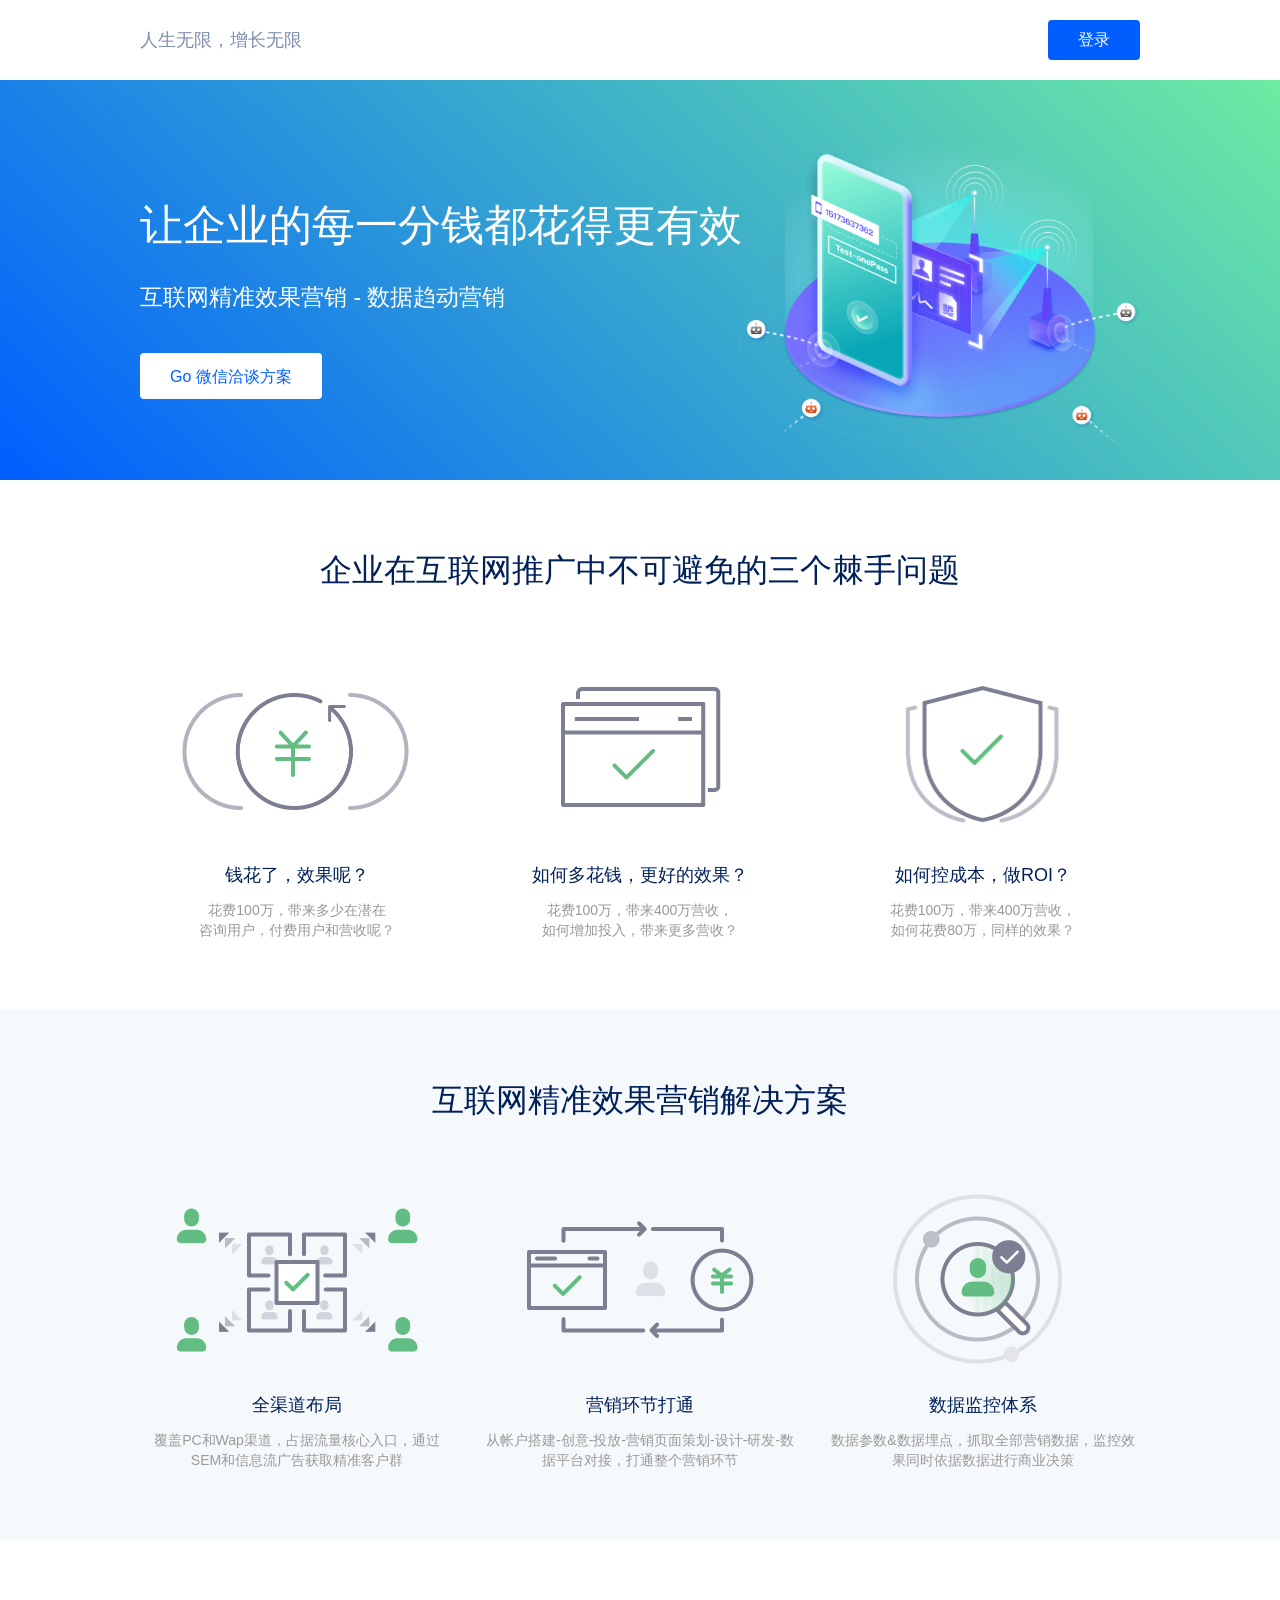
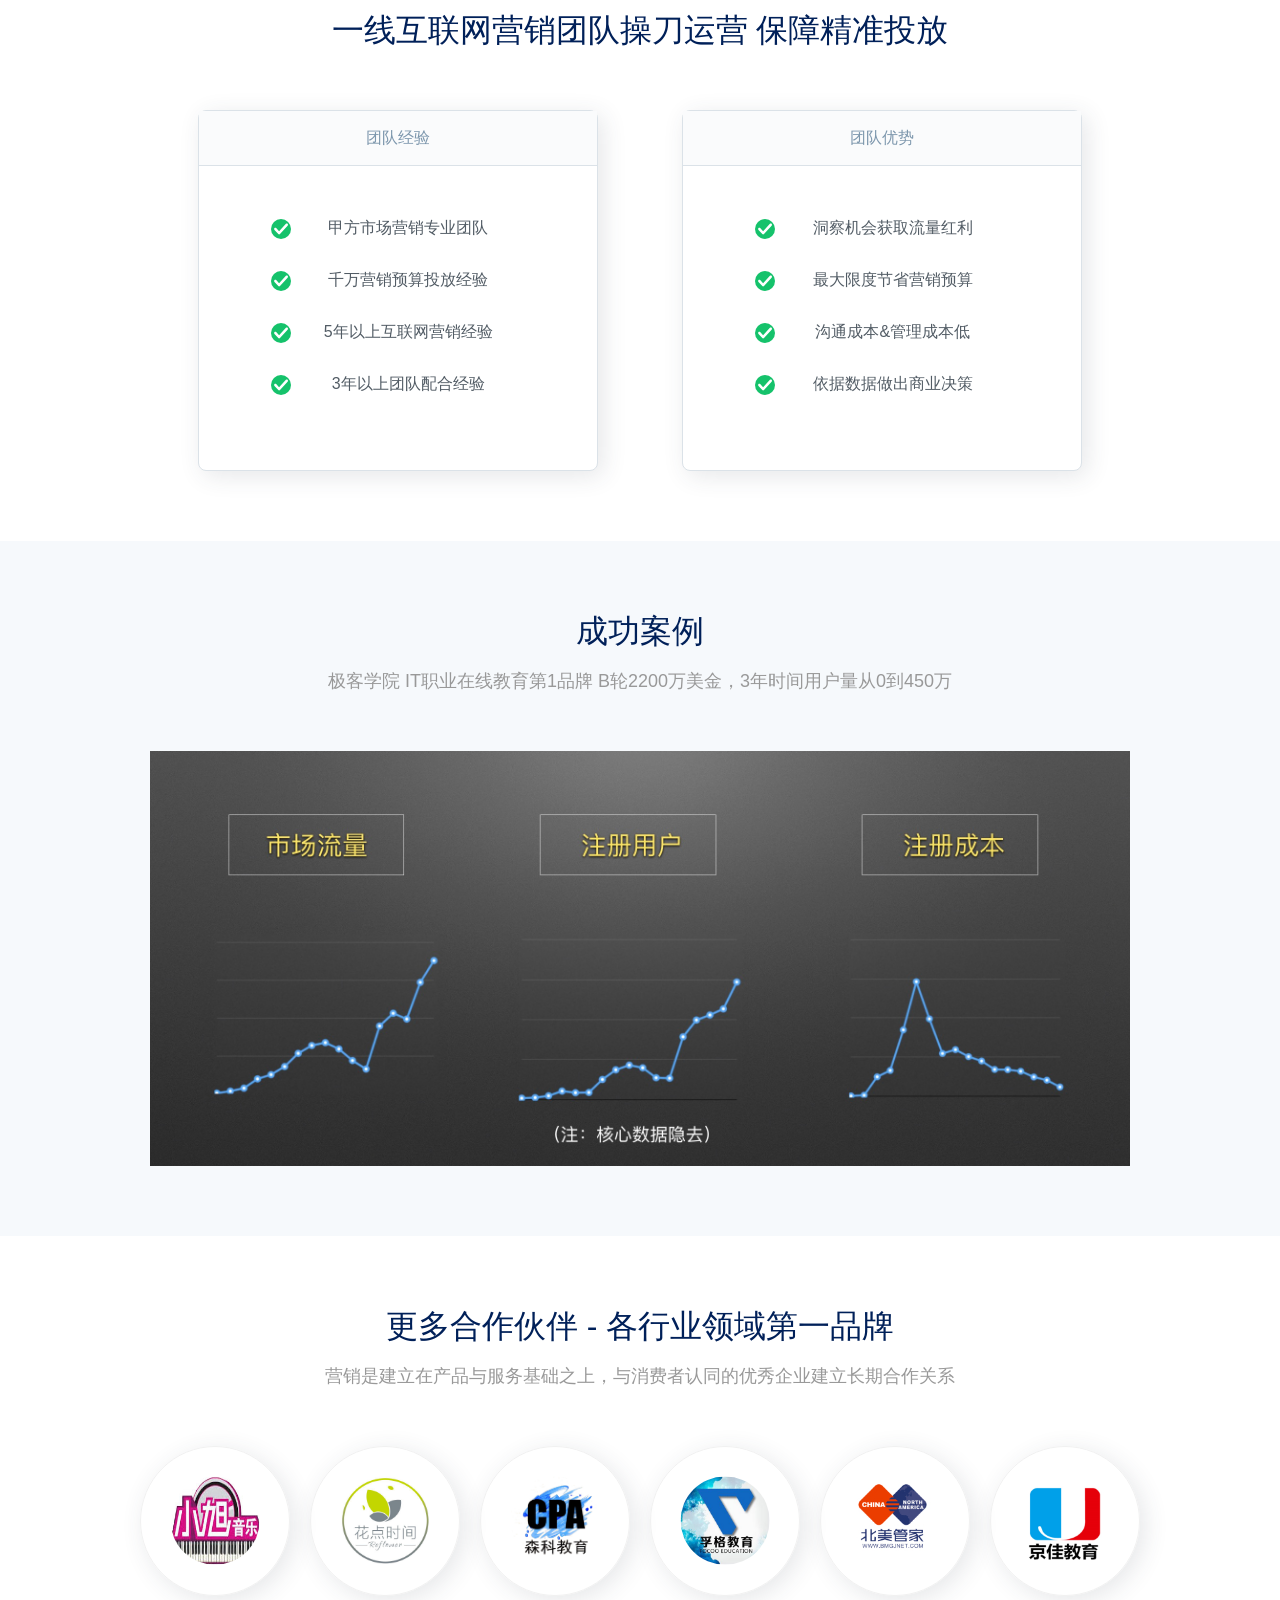
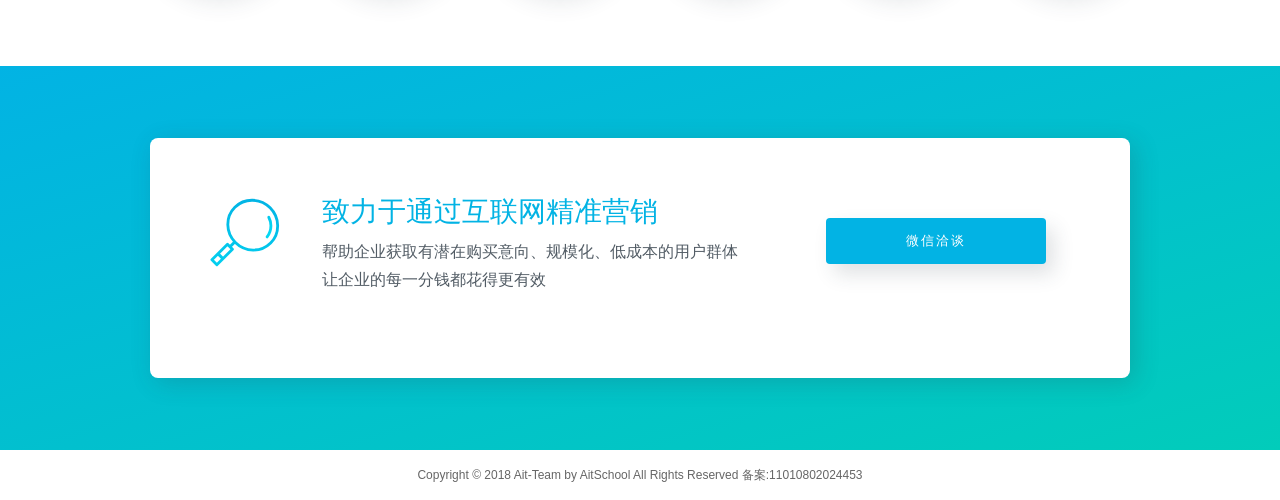
<file: index.html>
<!DOCTYPE html>
<html>
<head>
    <meta charset="utf-8">
    <title>人生无限</title>
    <link rel="stylesheet" type="text/css" href="./css/index.css">
</head>
<body>
    <header class="pg_hd">
        <div class="contain">
            <h1>人生无限，增长无限</h1>
            <div class="login-contain">
                <a href="http://www.lifetour.com.cn" target="_blank" class="regbtn block-btn">登录</a>
            </div>
        </div>
    </header>
    <div class="pg_body">
        <div class="banner-section">
            <div class="container">
                <img src="./images/hero-1.png">
                <p>让企业的每一分钱都花得更有效</p>
                <h1>互联网精准效果营销 - 数据趋动营销</h1>
                <a href="javascript:;" class="head-btn">Go 微信洽谈方案</a>
            </div>
        </div>
        <div class="question-section">
            <div class="container">
                <h2 class="sub-title">企业在互联网推广中不可避免的三个棘手问题</h2>
                <div class="question-list">
                    <div class="question-item">
                        <div class="item-image">
                            <img src="./images/question_1.png">
                        </div>
                        <p class="item-title">钱花了，效果呢？</p>
                        <p class="item-desc">花费100万，带来多少在潜在<br>咨询用户，付费用户和营收呢？</p>
                    </div>
                    <div class="question-item">
                        <div class="item-image">
                            <img src="./images/question_2.png">
                        </div>
                        <p class="item-title">如何多花钱，更好的效果？</p>
                        <p class="item-desc">花费100万，带来400万营收，<br>如何增加投入，带来更多营收？</p>
                    </div>
                    <div class="question-item">
                        <div class="item-image">
                            <img src="./images/question_3.png">
                        </div>
                        <p class="item-title">如何控成本，做ROI？</p>
                        <p class="item-desc">花费100万，带来400万营收，<br>如何花费80万，同样的效果？</p>
                    </div>
                </div>
            </div>
        </div>
        <div class="plan-section">
            <div class="container">
                <h2 class="sub-title">互联网精准效果营销解决方案</h2>
                <div class="plan-list">
                    <div class="plan-item">
                        <div class="item-image">
                            <img src="./images/plan_1.png">
                        </div>
                        <p class="item-title">全渠道布局</p>
                        <p class="item-desc">覆盖PC和Wap渠道，占据流量核心入口，通过SEM和信息流广告获取精准客户群</p>
                    </div>
                    <div class="plan-item">
                        <div class="item-image">
                            <img src="./images/plan_2.png">
                        </div>
                        <p class="item-title">营销环节打通</p>
                        <p class="item-desc">从帐户搭建-创意-投放-营销页面策划-设计-研发-数据平台对接，打通整个营销环节 </p>
                    </div>
                    <div class="plan-item">
                        <div class="item-image">
                            <img src="./images/plan_3.png">
                        </div>
                        <p class="item-title">数据监控体系</p>
                        <p class="item-desc">数据参数&数据埋点，抓取全部营销数据，监控效果同时依据数据进行商业决策</p>
                    </div>
                </div>
            </div>
        </div>
        <div class="team-section">
            <div class="container">
                <h2 class="sub-title">一线互联网营销团队操刀运营 保障精准投放</h2>
                <div class="team-list">
                    <div class="team-item">
                        <div class="item-title">团队经验</div>
                        <div class="item-desc">
                            <ul>
                                <li>甲方市场营销专业团队</li>
                                <li>千万营销预算投放经验</li>
                                <li>5年以上互联网营销经验</li>
                                <li>3年以上团队配合经验</li>
                            </ul>
                        </div>
                    </div>
                    <div class="team-item">
                        <div class="item-title">团队优势</div>
                        <div class="item-desc">
                            <ul>
                                <li>洞察机会获取流量红利</li>
                                <li>最大限度节省营销预算</li>
                                <li>沟通成本&管理成本低</li>
                                <li>依据数据做出商业决策</li>
                            </ul>
                        </div>
                    </div>
                </div>
            </div>
        </div>
        <div class="case-section">
            <div class="container">
                <h2 class="sub-title">成功案例</h2>
                <p class="sub-desc">极客学院 IT职业在线教育第1品牌 B轮2200万美金，3年时间用户量从0到450万</p>
                <div class="case-content">
                    <!-- <p class="desc">市场流量／注册用户／注册成本变化曲线</p> -->
                    <img class="case-image" src="images/chart.jpg">
                </div>
            </div>
        </div>

        <div class="parnter-section">
            <div class="container">
                <h2 class="sub-title">更多合作伙伴 - 各行业领域第一品牌</h2>
                <p class="sub-desc">营销是建立在产品与服务基础之上，与消费者认同的优秀企业建立长期合作关系</p>
                <ul class="partner-list">
                    <li class="partner-item"><img src="./images/partner_xiaoxu.jpg" alt="小旭音乐"/></li>
                    <li class="partner-item"><img src="./images/partner_reflower.jpg" alt="花点时间"/></li>
                    <li class="partner-item"><img src="./images/partner_senke.jpg" alt="森科教育"/></li>
                    <li class="partner-item"><img src="./images/partner_fuge.jpg" alt="孚格教育"/></li>
                    <li class="partner-item"><img src="./images/partner_beimei.jpg" style="width: 80%;height: 80%;" alt="北美管家"/></li>
                    <li class="partner-item"><img src="./images/partner_jingjia.png"  style="border-radius: 0" alt="京佳教育"/></li>
                </ul>
            </div>
        </div>
        <div class="contact-section">
            <div class="container">
                <div class="pic_container">
                    <img src="./images/contact_magnifier.svg" alt="magnifier">
                </div>
                <div class="text_container">
                    <h3>致力于通过互联网精准营销</h3>
                    <p>帮助企业获取有潜在购买意向、规模化、低成本的用户群体</p>
                    <p>让企业的每一分钱都花得更有效</p>
                </div>
                <button class="btn">微信洽谈</button>
            </div>

        </div>
    </div>

    <footer class="pg_ft">
        <div class="contain">
            <p>Copyright © 2018 Ait-Team by AitSchool All Rights Reserved 备案:11010802024453</p>
        </div>
    </footer>

</body>
</html>
</file>
<file: css/index.css>
@charset "utf-8";
blockquote,
body,
button,
dd,
dl,
dt,
fieldset,
figure,
form,
h1,
h2,
h3,
h4,
h5,
h6,
input,
legend,
li,
ol,
p,
pre,
select,
td,
textarea,
th,
ul {
  margin: 0;
  padding: 0;
  box-sizing: border-box;
  -webkit-font-smoothing: antialiased;
  font-family: -apple-system, BlinkMacSystemFont, "San Francisco", "Helvetica Neue", Helvetica, Arial, "PingFang SC", "Hiragino Sans GB", "Microsoft YaHei", "WenQuanYi Microhei", sans-serif;
}
a,
dd,
div,
dl,
i,
img,
input,
li,
p,
span,
ul {
  box-sizing: border-box;
  -moz-box-sizing: border-box;
  -webkit-font-smoothing: antialiased;
}
button,
h1,
h2,
h3,
h4,
h5,
h6,
input,
select,
textarea {
  font-size: 100%;
  font-weight: 400;
  -webkit-font-smoothing: antialiased;
}
input.input-one {
  font-size: 100%;
  font-weight: 400;
}
address,
cite,
dfn,
em,
i,
var {
  font-style: normal;
}
code,
kbd,
pre,
samp {
  font-family: courier new, courier, monospace;
}
small {
  font-size: 12px;
}
ol,
ul {
  list-style: none;
}
a {
  text-decoration: none;
}
sup {
  vertical-align: text-top;
}
sub {
  vertical-align: text-bottom;
}
legend {
  color: #000;
}
fieldset,
img {
  border: 0;
}
table {
  border-collapse: collapse;
  border-spacing: 0;
}
button::-moz-focus-inner,
input::-moz-focus-inner {
  border: 0;
  padding: 0;
  outline: 0;
}
.none {
  display: none !important;
}
iframe {
  vertical-align: top;
}
s {
  text-decoration: none;
}
button {
  border: 0 none;
}
article,
aside,
figcaption,
figure,
footer,
header,
hgroup,
nav,
section,
video {
  display: block;
}
input {
  outline: 0;
  border: 0;
}
.cf {
  zoom: 1;
  clear: both;
}
.cf:after {
  content: '';
  display: block;
  clear: both;
  height: 0;
  overflow: hidden;
  visibility: hidden;
}
.relative {
  position: relative;
}
.absolute {
  position: absolute;
}
.hidden {
  display: none;
}
img,
input,
label,
select {
  vertical-align: middle;
}
.block-btn {
  padding: 14px 30px;
  background-color: #005EFF;
  border-radius: 4px;
  display: inline-block;
  font-weight: 500;
  -webkit-transition: all .3s;
          transition: all .3s;
  border: none;
}
.block-btn:hover {
  box-shadow: 0 0.7rem 1.4rem #e0e2e8, 0 0.3rem 0.6rem rgba(12, 14, 27, 0.065);
  -webkit-transform: translateY(-0.2rem);
  -ms-transform: translateY(-0.2rem);
  transform: translateY(-0.2rem);
  -webkit-transition-duration: .45s;
  transition-duration: .45s;
  background-color: #2274ff;
}
body {
  min-width: 1180px;
}
.container {
  position: relative;
  width: 1000px;
  margin: 0 auto;
}
header {
  background: #fff;
}
header .contain {
  position: relative;
  width: 1000px;
  margin: 0 auto;
  height: 80px;
}
header .contain h1 {
  font-size: 18px;
  font-weight: 500;
  line-height: 80px;
  color: #7F8FAC;
}
header .contain .login-contain {
  display: inline-block;
  position: absolute;
  top: 0;
  right: 0;
  height: 60px;
  width: 120px;
  text-align: right;
}
header .contain .login-contain .regbtn {
  padding: 0 30px;
  margin-top: 20px;
  text-align: center;
  font-size: 16px;
  -webkit-transition: all .3s;
  color: #fff;
  line-height: 40px;
}
.banner-section {
  height: 400px;
  background: -webkit-linear-gradient(226.44deg, #6ceca2 0, #005eff 100%);
  background: linear-gradient(223.56deg, #6ceca2 0, #005eff 100%);
  padding-top: 120px;
  text-align: left;
  color: #fff;
}
.banner-section img {
  position: absolute;
  top: -60px;
  right: 0;
  width: 400px;
}
.banner-section p {
  font-size: 43px;
  font-weight: 400;
  line-height: 50px;
}
.banner-section h1 {
  font-size: 23px;
  margin-top: 32px;
  margin-bottom: 40px;
}
.banner-section .head-btn {
  display: inline-block;
  border-radius: 4px;
  background-color: #FFF;
  font-size: 16px;
  color: #005EFF;
  border: 0;
  -webkit-transition: all .3s;
          transition: all .3s;
  padding: 14px 30px;
  font-weight: 500;
  height: 46px;
}
.banner-section .head-btn:hover {
  box-shadow: 0 0.7rem 1.4rem rgba(55, 109, 202, 0.7), 0 0.3rem 0.6rem rgba(12, 27, 22, 0.065);
  -webkit-transform: translateY(-0.2rem);
      -ms-transform: translateY(-0.2rem);
          transform: translateY(-0.2rem);
  -webkit-transition-duration: .45s;
          transition-duration: .45s;
}
.question-section {
  padding: 70px 0;
}
.question-section .sub-title {
  font-size: 32px;
  color: #002059;
  line-height: 40px;
  text-align: center;
}
.question-section .sub-desc {
  font-size: 18px;
  color: #999999;
  margin-top: 20px;
  line-height: 20px;
  text-align: center;
}
.question-section .question-list {
  margin-top: 60px;
  font-size: 0;
  text-align: center;
}
.question-section .question-list .question-item {
  vertical-align: top;
  display: inline-block;
  width: 313px;
  margin-right: 30px;
}
.question-section .question-list .question-item .item-image {
  height: 200px;
}
.question-section .question-list .question-item .item-image img {
  height: 200px;
}
.question-section .question-list .question-item .item-title {
  font-size: 18px;
  color: #002059;
  line-height: 20px;
  margin: 15px;
}
.question-section .question-list .question-item .item-desc {
  font-size: 14px;
  color: #999999;
  line-height: 20px;
}
.question-section .question-list .question-item:last-child {
  margin-right: 0;
}
.plan-section {
  padding: 70px 0;
  background: #F6F9FC;
}
.plan-section .sub-title {
  font-size: 32px;
  color: #002059;
  line-height: 40px;
  text-align: center;
}
.plan-section .sub-desc {
  font-size: 18px;
  color: #999999;
  margin-top: 20px;
  line-height: 20px;
  text-align: center;
}
.plan-section .plan-list {
  margin-top: 60px;
  font-size: 0;
  text-align: center;
}
.plan-section .plan-list .plan-item {
  vertical-align: top;
  display: inline-block;
  width: 313px;
  margin-right: 30px;
}
.plan-section .plan-list .plan-item .item-image {
  height: 200px;
}
.plan-section .plan-list .plan-item .item-image img {
  height: 200px;
}
.plan-section .plan-list .plan-item .item-title {
  font-size: 18px;
  color: #002059;
  line-height: 20px;
  margin: 15px;
}
.plan-section .plan-list .plan-item .item-desc {
  font-size: 14px;
  color: #999999;
  line-height: 20px;
}
.plan-section .plan-list .plan-item:last-child {
  margin-right: 0;
}
.team-section {
  padding: 70px 0;
}
.team-section .sub-title {
  font-size: 32px;
  color: #002059;
  line-height: 40px;
  text-align: center;
}
.team-section .team-list {
  margin-top: 60px;
  text-align: center;
}
.team-section .team-list .team-item {
  vertical-align: top;
  display: inline-block;
  width: 400px;
  background: #fff;
  border: 1px solid #dbe2e8;
  border-radius: 8px;
  -webkit-transition: box-shadow 0.3s ease;
  transition: box-shadow 0.3s ease;
  box-shadow: 5px 5px 25px 0px rgba(46, 61, 73, 0.12);
  margin-right: 80px;
}
.team-section .team-list .team-item:hover {
  box-shadow: 2px 4px 8px 0px rgba(46, 61, 73, 0.2);
}
.team-section .team-list .team-item:last-child {
  margin-right: 0;
}
.team-section .team-list .team-item .item-title {
  height: 55px;
  line-height: 54px;
  color: #7d97ad;
  background-color: #fafbfc;
  text-align: center;
  border-bottom: 1px solid #dbe2e8;
}
.team-section .team-list .team-item .item-desc {
  padding: 48px 72px;
}
.team-section .team-list .team-item .item-desc li {
  position: relative;
  padding-left: 36px;
  padding-right: 15px;
  margin-bottom: 24px;
  font-size: 16px;
  line-height: 28px;
  min-height: 28px;
  color: #525c65;
}
.team-section .team-list .team-item .item-desc li:before {
  display: inline-block;
  width: 20px;
  height: 20px;
  border-radius: 50%;
  content: '';
  background: #15c26b url('../images/card_8_yesicon.svg') no-repeat center;
  position: absolute;
  top: 0;
  left: 0;
  margin-top: 5px;
}
.case-section {
  padding: 70px 0;
  background: #F6F9FC;
}
.case-section .sub-title {
  font-size: 32px;
  color: #002059;
  line-height: 40px;
  text-align: center;
}
.case-section .sub-desc {
  font-size: 18px;
  color: #999999;
  margin-top: 20px;
  line-height: 20px;
  text-align: center;
}
.case-section .case-content {
  margin-top: 60px;
  text-align: center;
}
.case-section .case-content .case-image {
  width: 980px;
}
.parnter-section {
  padding: 70px 0;
}
.parnter-section .sub-title {
  font-size: 32px;
  color: #002059;
  line-height: 40px;
  text-align: center;
}
.parnter-section .sub-desc {
  font-size: 18px;
  color: #999999;
  margin-top: 20px;
  line-height: 20px;
  text-align: center;
}
.parnter-section .partner-list {
  margin-top: 60px;
  font-size: 0;
  text-align: center;
}
.parnter-section .partner-list .partner-item {
  position: relative;
  display: inline-block;
  width: 150px;
  height: 150px;
  border-radius: 50%;
  border: 1px solid #f1f1f1;
  margin-right: 20px;
  overflow: hidden;
  -webkit-transition: box-shadow 0.3s ease;
  transition: box-shadow 0.3s ease;
  box-shadow: 5px 5px 25px 0px rgba(46, 61, 73, 0.12);
  font-size: 12px;
}
.parnter-section .partner-list .partner-item:hover {
  box-shadow: 2px 4px 8px 0px rgba(46, 61, 73, 0.2);
}
.parnter-section .partner-list .partner-item:last-child {
  margin-right: 0;
}
.parnter-section .partner-list .partner-item img {
  position: absolute;
  top: 50%;
  left: 50%;
  -webkit-transform: translate(-50%, -50%);
      -ms-transform: translate(-50%, -50%);
          transform: translate(-50%, -50%);
  width: 60%;
  height: 60%;
  border-radius: 50%;
}
.contact-section {
  background-image: -webkit-linear-gradient(top left, #02b3e4, #02ccba);
  background-image: linear-gradient(to bottom right, #02b3e4, #02ccba);
  padding: 72px 0;
}
.contact-section .container {
  position: relative;
  width: 980px;
  height: 240px;
  padding: 60px;
  margin: 0 auto;
  background: #fff;
  box-shadow: 5px 5px 25px 0px rgba(46, 61, 73, 0.2);
  -webkit-transition: all 0.3s ease;
          transition: all 0.3s ease;
  border-radius: 8px;
}
.contact-section .container .pic_container {
  float: left;
  width: 70px;
  height: 78px;
  margin-right: 18px;
}
.contact-section .container .pic_container img {
  max-width: 100%;
}
.contact-section .container .text_container {
  float: left;
  width: 510px;
  padding-left: 24px;
  font-size: 16px;
  line-height: 28px;
  color: #525c65;
  margin-right: 18px;
}
.contact-section .container .text_container h3 {
  font-size: 28px;
  color: #02b3e4;
  margin-bottom: 12px;
}
.contact-section .container .btn {
  position: relative;
  top: 20px;
  float: left;
  width: 220px;
  height: 46px;
  outline: none;
  color: #fff;
  background-color: #02b3e4;
  border: 2px solid transparent;
  border-radius: 4px;
  box-shadow: 8px 10px 20px 0px rgba(46, 61, 73, 0.15);
  text-align: center;
  font-size: 13px;
  line-height: 42px;
  letter-spacing: 2px;
  text-transform: uppercase;
  -webkit-transition: all 0.3s ease;
          transition: all 0.3s ease;
  cursor: pointer;
}
.contact-section .container .btn:hover {
  background-color: #029fcb;
  box-shadow: 2px 4px 8px 0px rgba(46, 61, 73, 0.2);
}
footer .contain {
  width: 1000px;
  margin: 0 auto;
  text-align: center;
  font-size: 12px;
  line-height: 50px;
  color: #666;
}
</file>
